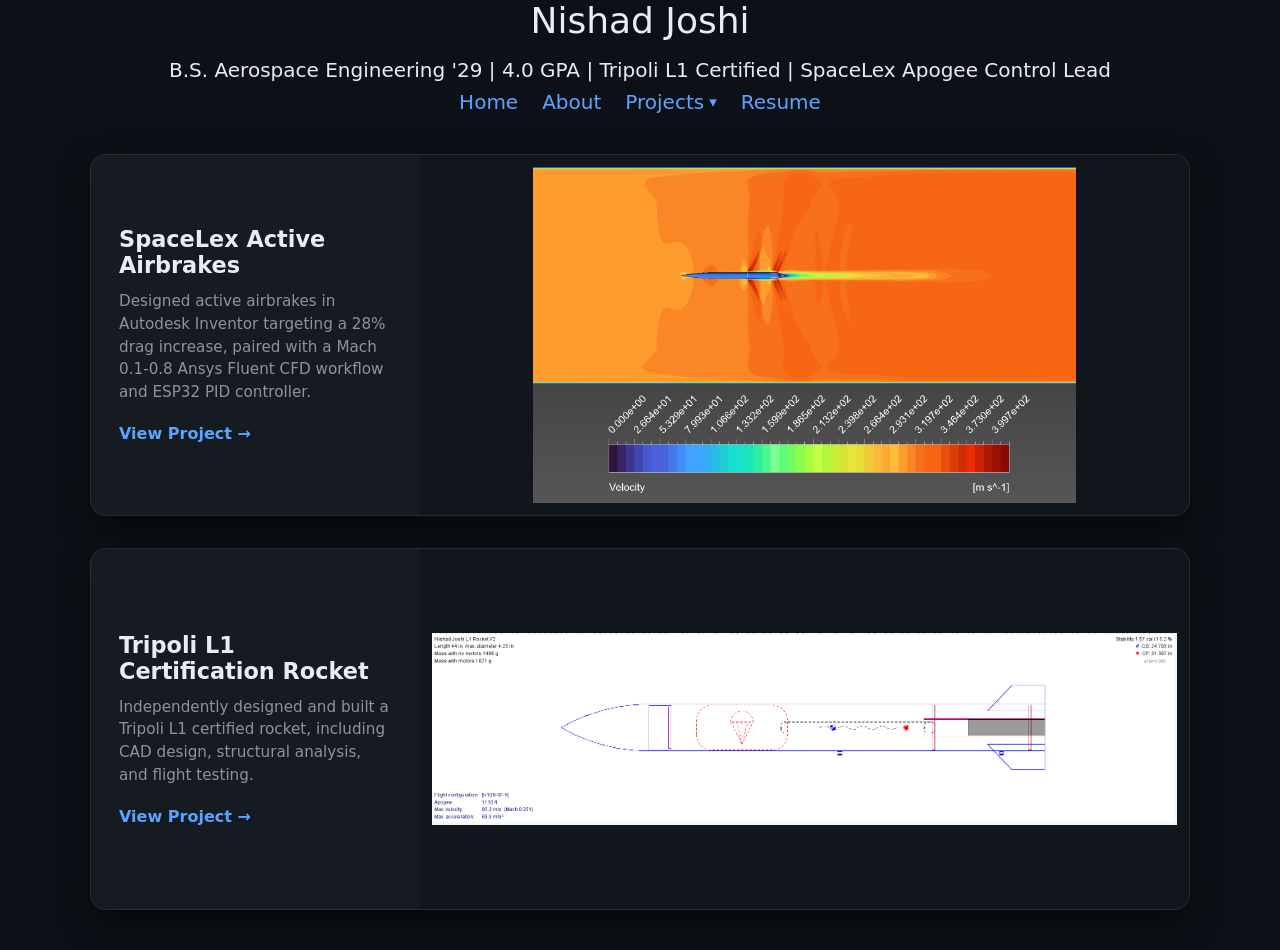
<file: index.html>
<!doctype html>
<html lang="en-US">
  <head>
    <meta charset="utf-8" />
    <meta name="viewport" content="width=device-width, initial-scale=1.0" />
    <title>Nishad Joshi's portfolio</title>
    <link href="styles.css" rel="stylesheet" />
  </head>
  <body>
    <header id="header">Nishad Joshi</header>
    <h2 id = "subheader2">B.S. Aerospace Engineering '29 | 4.0 GPA | Tripoli L1 Certified | SpaceLex Apogee Control Lead</h2>

    <nav id="navbar">
      <ul id="navigator">
        <li><a href="index.html">Home</a></li>
        <li><a href="about.html">About</a></li>
        <li class="dropdown">
          <a href="#projects">Projects <span class="arrow">&#9662;</span></a>
          <ul class="dropdown-menu">
            <li><a href="spacelex.html">SpaceLex Active Airbrakes</a></li>
            <li><a href="l1.html">L1 Certification Rocket</a></li>
            <li><a href="uav.html">UAV Parachute Drop</a></li>
          </ul>
        </li>
        <li><a href="assets/Professional Resume v2 November 2026.pdf" target="_blank">Resume</a></li>
      </ul>
    </nav>
  
    <section class="projects-container">
      <article class="project-card">
        <div class="card-text">
          <h2>SpaceLex Active Airbrakes</h2>
          <p>Designed active airbrakes in Autodesk Inventor targeting a 28% drag
            increase, paired with a Mach 0.1-0.8 Ansys Fluent CFD workflow and
            ESP32 PID controller.
          </p>
          <a href="spacelex.html" class="card-link">View Project &rarr;</a>
        </div>
        <div class="card-image">
          <img src="assets/airbrakes_velocity_plot.png" alt="SpaceLex active airbrake CFD Velocity plot" />
        </div>
      </article>

      <article class="project-card">
        <div class="card-text">
          <h2>Tripoli L1 Certification Rocket</h2>
          <p>Independently designed and built a Tripoli L1 certified rocket, including
            CAD design, structural analysis, and flight testing.
          </p>
          <a href="l1.html" class="card-link">View Project &rarr;</a>
        </div>
        <div class="card-image">
          <img src="assets/l1_openrocket_data.png" alt="L1 Certification rocket OpenRocket design"/>
        </div>
      </article>
    </section>
  </body>
</html>
</file>
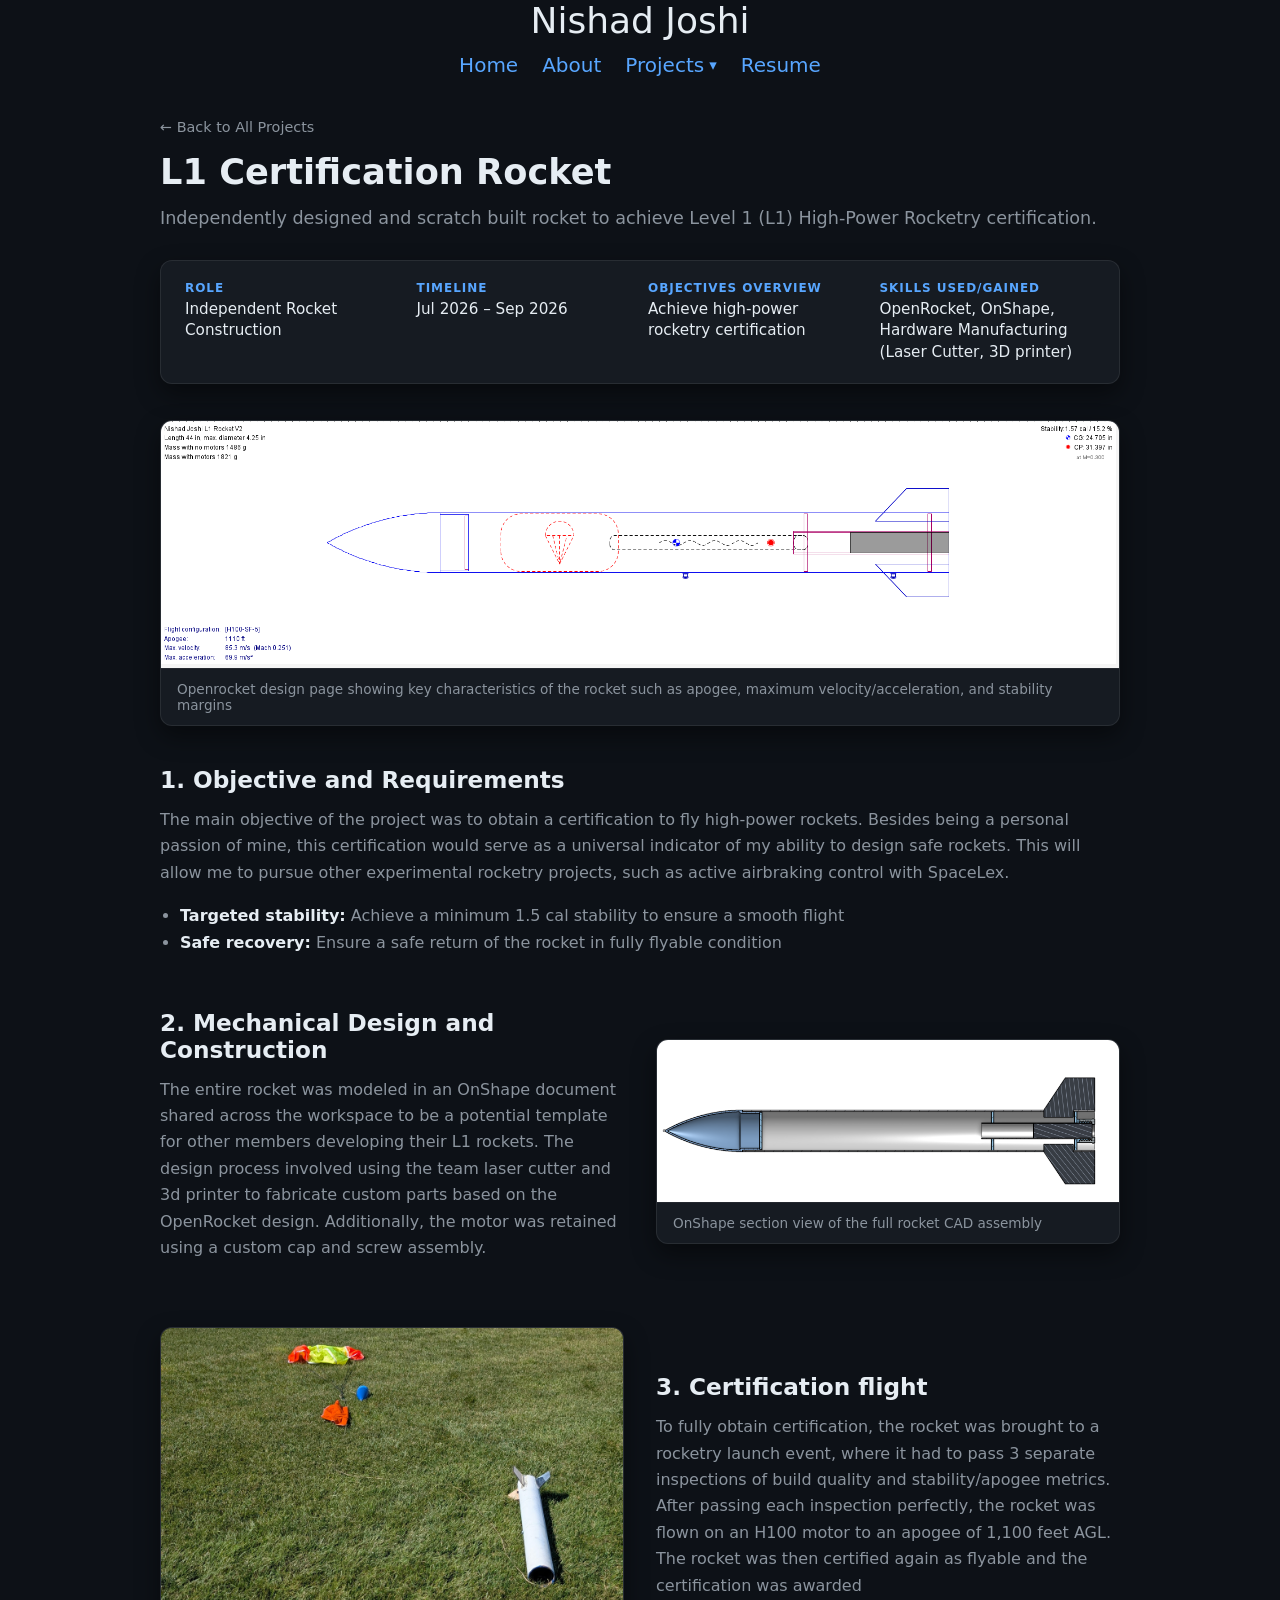
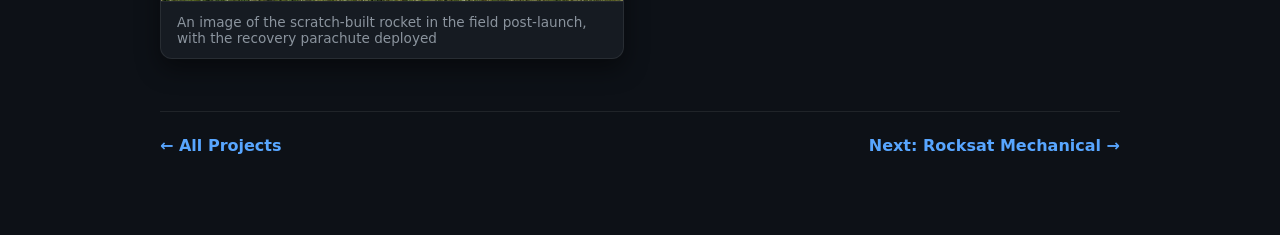
<file: l1.html>
<!doctype html>
<html lang="en-US">
  <head>
    <meta charset="utf-8" />
    <meta name="viewport" content="width=device-width, initial-scale=1.0" />
    <title>SpaceLex Active Airbrakes</title>
    <link href="styles.css" rel="stylesheet" />
  </head>

  <body>
    <!-- =========================================================
         REUSED HEADER & NAVBAR (Identical to index.html)
         Keeps navigation consistent across every page on the site.
         ========================================================= -->
    <header id="header">Nishad Joshi</header>
    <nav id="navbar">
      <ul id="navigator">
        <li><a href="index.html">Home</a></li>
        <li><a href="about.html">About</a></li>
        <li class="dropdown">
          <a href="index.html#projects">Projects <span class="arrow">&#9662;</span></a>
          <ul class="dropdown-menu">
            <li><a href="spacelex.html">SpaceLex Active Airbrakes</a></li>
            <li><a href="rocksat.html">RockSat Mechanical</a></li>
            <li><a href="uav.html">UAV Parachute Drop</a></li>
          </ul>
        </li>
        <li><a href="assets/Nishad_Joshi_Resume.pdf" target="_blank" rel="noopener noreferrer">Resume</a></li>
      </ul>
    </nav>

    <!-- =========================================================
         MAIN PROJECT CONTAINER
         .project-page centers the content at a readable width (960px)
         so text lines never stretch uncomfortably wide on large monitors.
         ========================================================= -->
    <main class="project-page">

      <!-- 1. PROJECT HERO: Title + 1-line summary + Spec Strip -->
      <section class="project-hero">
        <a href="index.html" class="back-link">&larr; Back to All Projects</a>
        <h1>L1 Certification Rocket</h1>
        <p class="project-lead">
          Independently designed and scratch built rocket to achieve Level 1 (L1) High-Power Rocketry certification. 
        </p>

        <!-- SPEC STRIP: Uses CSS Grid (4 equal columns) styled with --bg-card -->
        <div class="spec-strip">
          <div class="spec-item">
            <span class="spec-label">Role</span>
            <span class="spec-value">Independent Rocket Construction</span>
          </div>
          <div class="spec-item">
            <span class="spec-label">Timeline</span>
            <span class="spec-value">Jul 2026 &ndash; Sep 2026</span>
          </div>
          <div class="spec-item">
            <span class="spec-label">Objectives overview</span>
            <span class="spec-value">Achieve high-power rocketry certification</span>
          </div>
          <div class="spec-item">
            <span class="spec-label">Skills used/gained</span>
            <span class="spec-value">OpenRocket, OnShape, Hardware Manufacturing (Laser Cutter, 3D printer)</span>
          </div>
        </div>
      </section>

      <!-- 2. HERO VISUAL: Full-width showcase figure with caption -->
      <figure class="figure-box">
        <img src="assets/l1_openrocket_data.png" alt="OpenRocket render of the rocket design" />
        <figcaption>
          Openrocket design page showing key characteristics of the rocket such as apogee, maximum velocity/acceleration, and stability margins
        </figcaption>
      </figure>

      <!-- 3. SECTION 1: Objective & Constraints (Single-column text) -->
      <section class="project-section">
        <h2>1. Objective and Requirements</h2>
        <p>
          The main objective of the project was to obtain a certification to fly high-power rockets. Besides being a personal passion of mine, 
          this certification would serve as a universal indicator of my ability to design safe rockets. This will allow me to pursue
          other experimental rocketry projects, such as active airbraking control with SpaceLex.
        </p>
        <ul class="detail-list">
          <li><strong>Targeted stability:</strong> Achieve a minimum 1.5 cal stability to ensure a smooth flight</li>
          <li><strong>Safe recovery:</strong> Ensure a safe return of the rocket in fully flyable condition</li>
        </ul>
      </section>

      <!--2 columns text left-->
      <section class="project-section two-col">
        <div class="col-text">
          <h2>2. Mechanical Design and Construction</h2>
          <p>
            The entire rocket was modeled in an OnShape document shared across the workspace to be a potential template 
            for other members developing their L1 rockets. The design process involved using the team laser cutter and 3d printer
            to fabricate custom parts based on the OpenRocket design. Additionally, the motor was retained using a custom cap and screw
            assembly.
          </p>
        </div>

        <figure class="figure-box">
          <img src="assets/L1_section_view.png" alt="Onshape Section view of the L1 rocket" />
          <figcaption>OnShape section view of the full rocket CAD assembly</figcaption>
        </figure>
      </section>

      <!--2 columns text right-->
      <section class="project-section two-col reverse">
        <figure class="figure-box">
          <img src="assets/l1_launch_day.jpg" alt="An image of a rocket on its side in a field with a parachute deployed" />
          <figcaption>An image of the scratch-built rocket in the field post-launch, with the recovery parachute deployed</figcaption>
        </figure>

        <div class="col-text">
          <h2>3. Certification flight</h2>
          <p>
            To fully obtain certification, the rocket was brought to a rocketry launch event, where it had to pass 3 separate inspections of build quality and
            stability/apogee metrics. After passing each inspection perfectly, the rocket was flown on an H100 motor to an apogee of 1,100 feet AGL. The rocket was then 
            certified again as flyable and the certification was awarded
          </p>
        </div>
      </section>

      <!-- 6. BOTTOM NAVIGATION: Guides recruiters directly to your next project -->
      <nav class="project-footer-nav">
        <a href="index.html">&larr; All Projects</a>
        <a href="l1.html">Next: Rocksat Mechanical &rarr;</a>
      </nav>

    </main>
  </body>
</html>
</file>
<file: styles.css>
#header {
  font-size: 36px;
  text-align: center;
  margin-bottom: 12px;
  font-family: system-ui, -apple-system, sans-serif;
}

#subheader2{
  text-align: center;
  font-size: 20px;
  margin-bottom: 8px;
  font-family: system-ui, -apple-system, sans-serif;
  font-weight: normal
}

:root {
  --bg-main: #0d1117;      /* Deep slate background */
  --bg-card: #161b22;      /* Slightly lighter shade for cards/nav */
  --text-main: #e6edf3;    /* Soft off-white for body text */
  --text-muted: #8b949e;   /* Gray for subtitles and dates */
  --accent: #58a6ff;       /* Accent color for links and buttons */
}

body {
  background-color: var(--bg-main);
  color: var(--text-main);
  margin: 0;               /* Removes default white border around the page */
  min-height: 100vh;       /* Ensures background fills the full screen height */
  font-family: system-ui, -apple-system, sans-serif;
}

.projects-container {
  max-width: 1100px;
  margin: 40px auto;
  padding: 0 20px;
  display: flex;
  flex-direction: column;
  gap: 32px; /* Space between stacked cards */
}

.project-card {
  display: grid;
  grid-template-columns: 3fr 7fr; /* 30% text left, 70% image right */
  background-color: var(--bg-card);
  border-radius: 16px;
  overflow: hidden; /* Clips the image corners to match the card's border-radius */
  
  /* Shadow + subtle border for clean separation on dark backgrounds */
  box-shadow: 0 12px 30px rgba(0, 0, 0, 0.55);
  border: 1px solid rgba(255, 255, 255, 0.08);
  transition: transform 0.2s ease, box-shadow 0.2s ease;
}

.project-card:hover {
  transform: translateY(-4px);
  box-shadow: 0 18px 40px rgba(0, 0, 0, 0.7);
}

.card-text {
  padding: 28px;
  display: flex;
  flex-direction: column;
  justify-content: center; /* Vertically centers text against the image */
  gap: 12px;
}

.card-text h2 {
  margin: 0;
  font-size: 1.4rem;
}

.card-text p {
  margin: 0;
  color: var(--text-muted);
  line-height: 1.5;
  font-size: 0.95rem;
}

.card-link {
  margin-top: 8px;
  font-weight: 600;
}

.card-image {
  height: 360px;              /* Locks all cards to a consistent height */
  background-color: #11161d;  /* Subtle frame color behind any extra space */
  padding: 12px;              /* Optional breathing room around plots/legends */
  box-sizing: border-box;
  display: flex;
  align-items: center;
  justify-content: center;
}

.card-image img {
  max-width: 100%;
  max-height: 100%;
  width: auto;
  height: auto;
  object-fit: contain;        /* Guarantees the entire image stays visible */
  display: block;
}

/* Stack vertically on smaller screens so the 30% text column doesn't get squished */
@media (max-width: 768px) {
  .project-card {
    grid-template-columns: 1fr;
  }
}

a {
  color: var(--accent);    /* Prevents default dark-blue links from disappearing */
  text-decoration: none;
}

#navigator {
  list-style-type: none;
  padding: 0;
  margin: 0;
  display: flex;
  justify-content: center; /* Centers the flex items horizontally */
  gap: 24px;               /* Adds clean spacing between Home, Projects, Resume */
  font-size: 20px;
}

#projCard {
  background-color: var(--bg-card);
  grid-template-columns: 3fr 7fr; /* 30% text left, 70% image right */
  padding: 16px;
  border-radius: 8px;
  margin-bottom: 16px;
}

.dropdown {
  position: relative;
}

.dropdown-menu {
  list-style: none;
  margin: 0;
  padding: 8px 0;
  position: absolute;
  top: 100%;               /* Sits right below "Projects" */
  left: 50%;
  transform: translateX(-50%) translateY(6px); /* Centers under "Projects" */
  min-width: 220px;
  background-color: var(--bg-card);
  border: 1px solid rgba(255, 255, 255, 0.08);
  border-radius: 10px;
  box-shadow: 0 12px 28px rgba(0, 0, 0, 0.65);
  z-index: 100;            /* Floats cleanly on top of your project cards */

  /* Hidden by default with a smooth fade */
  opacity: 0;
  visibility: hidden;
  pointer-events: none;
  transition: opacity 0.18s ease, transform 0.18s ease, visibility 0.18s ease;
}

/* Invisible hover bridge so the menu doesn't close as your mouse moves down */
.dropdown::after {
  content: "";
  position: absolute;
  top: 100%;
  left: 0;
  width: 100%;
  height: 12px;
}

/* Show on hover (or keyboard tab focus) */
.dropdown:hover .dropdown-menu,
.dropdown:focus-within .dropdown-menu {
  opacity: 1;
  visibility: visible;
  pointer-events: auto;
  transform: translateX(-50%) translateY(10px);
}

.dropdown-menu li a {
  display: block;
  padding: 8px 16px;
  font-size: 0.92rem;
  color: var(--text-main);
  white-space: nowrap;
  transition: background-color 0.15s ease, color 0.15s ease;
}

.dropdown-menu li a:hover {
  background-color: rgba(255, 255, 255, 0.06);
  color: var(--accent);
}

.dropdown > a {
  display: inline-flex;
  align-items: center;
  gap: 5px;
}

.arrow {
  font-size: 0.75em;
  display: inline-block;
  transition: transform 0.2s ease;
}

.dropdown:hover .arrow,
.dropdown:focus-within .arrow {
  transform: rotate(180deg);
}

/* =========================================================
   PROJECT DETAIL PAGES (spacelex.html, rocksat.html, uav.html)
   ========================================================= */

/* Main column: slightly narrower than homepage cards (960px vs 1100px)
   so technical paragraphs stay easy to read */
.project-page {
  max-width: 960px;
  margin: 40px auto 80px;
  padding: 0 24px;
}

.back-link {
  display: inline-block;
  font-size: 0.9rem;
  margin-bottom: 16px;
  color: var(--text-muted);
}

.back-link:hover {
  color: var(--accent);
}

.project-hero h1 {
  margin: 0 0 12px;
  font-size: 2.2rem;
}

.project-lead {
  margin: 0 0 28px;
  font-size: 1.1rem;
  line-height: 1.6;
  color: var(--text-muted);
}

/* Spec Strip: 4-column dark card using the same surface styling as homepage cards */
.spec-strip {
  display: grid;
  grid-template-columns: repeat(4, 1fr);
  gap: 16px;
  background-color: var(--bg-card);
  border: 1px solid rgba(255, 255, 255, 0.08);
  border-radius: 12px;
  padding: 20px 24px;
  margin-bottom: 36px;
  box-shadow: 0 10px 24px rgba(0, 0, 0, 0.45);
}

.spec-item {
  display: flex;
  flex-direction: column;
  gap: 4px;
}

.spec-label {
  font-size: 0.75rem;
  text-transform: uppercase;
  letter-spacing: 0.08em;
  color: var(--accent);
  font-weight: 600;
}

.spec-value {
  font-size: 0.95rem;
  color: var(--text-main);
  line-height: 1.4;
}

/* Reusable figure frame: prevents plots/CAD from ever getting cropped */
.figure-box {
  margin: 0 0 40px;
  background-color: var(--bg-card);
  border: 1px solid rgba(255, 255, 255, 0.08);
  border-radius: 12px;
  overflow: hidden;
  box-shadow: 0 10px 24px rgba(0, 0, 0, 0.45);
}

.figure-box img {
  width: 100%;
  height: auto;     /* Preserves full aspect ratio so legends/axes stay intact */
  display: block;
}

.figure-box figcaption {
  padding: 12px 16px;
  font-size: 0.85rem;
  color: var(--text-muted);
  border-top: 1px solid rgba(255, 255, 255, 0.06);
}

/* Standard content sections */
.project-section {
  margin-bottom: 52px;
}

.project-section h2 {
  margin: 0 0 14px;
  font-size: 1.45rem;
  color: var(--text-main);
}

.project-section p {
  margin: 0 0 14px;
  line-height: 1.65;
  color: var(--text-muted);
}

.detail-list {
  padding-left: 20px;
  color: var(--text-muted);
  line-height: 1.7;
}

.detail-list strong {
  color: var(--text-main);
}

/* Two-column split for side-by-side text + visuals */
.two-col {
  display: grid;
  grid-template-columns: 1fr 1fr;
  gap: 32px;
  align-items: center;
}

.two-col .figure-box {
  margin-bottom: 0; /* Removes extra bottom margin when inside a grid row */
}

/* Bottom Next/Back navigation bar */
.project-footer-nav {
  display: flex;
  justify-content: space-between;
  padding-top: 24px;
  border-top: 1px solid rgba(255, 255, 255, 0.08);
  font-weight: 600;
}

/* Responsive behavior for tablets and phones */
@media (max-width: 768px) {
  .spec-strip {
    grid-template-columns: repeat(2, 1fr); /* Drops 4 columns -> 2x2 grid */
  }

  .two-col {
    grid-template-columns: 1fr;            /* Stacks text and images vertically */
  }
}
</file>
